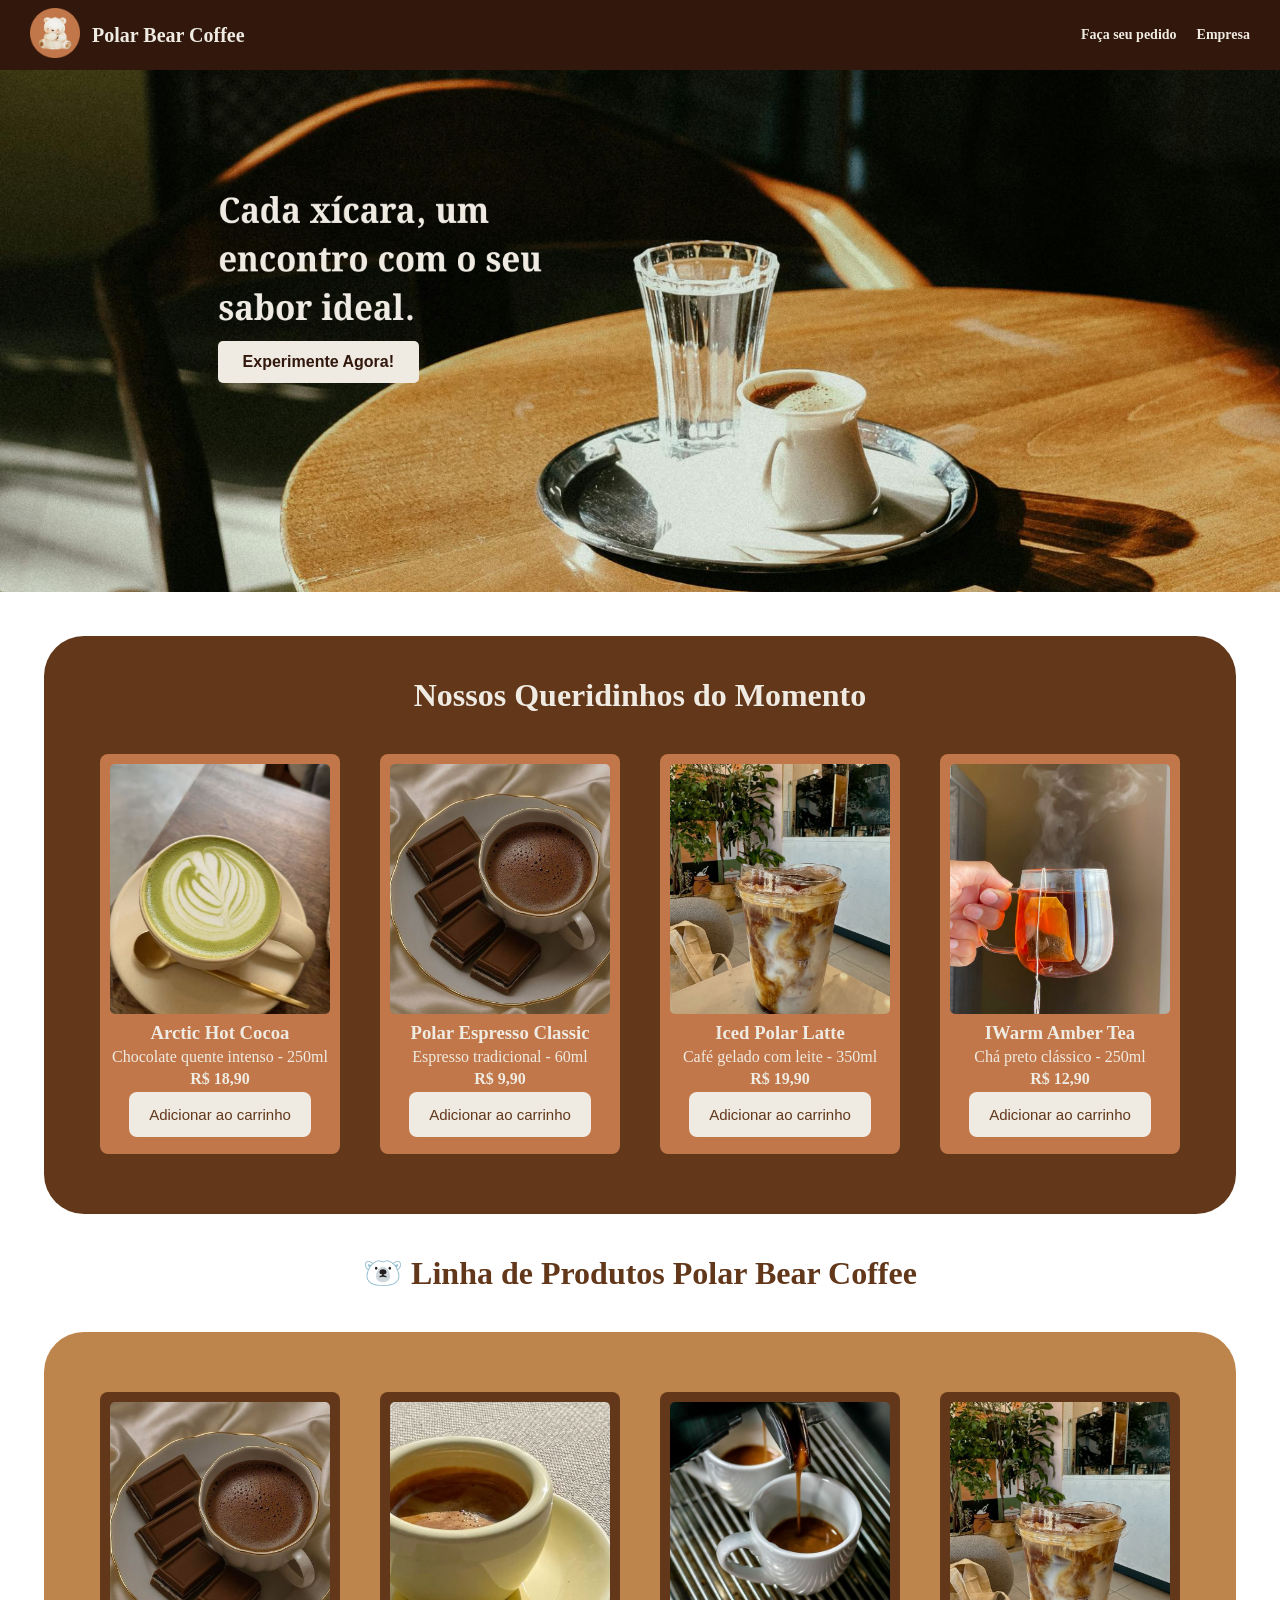
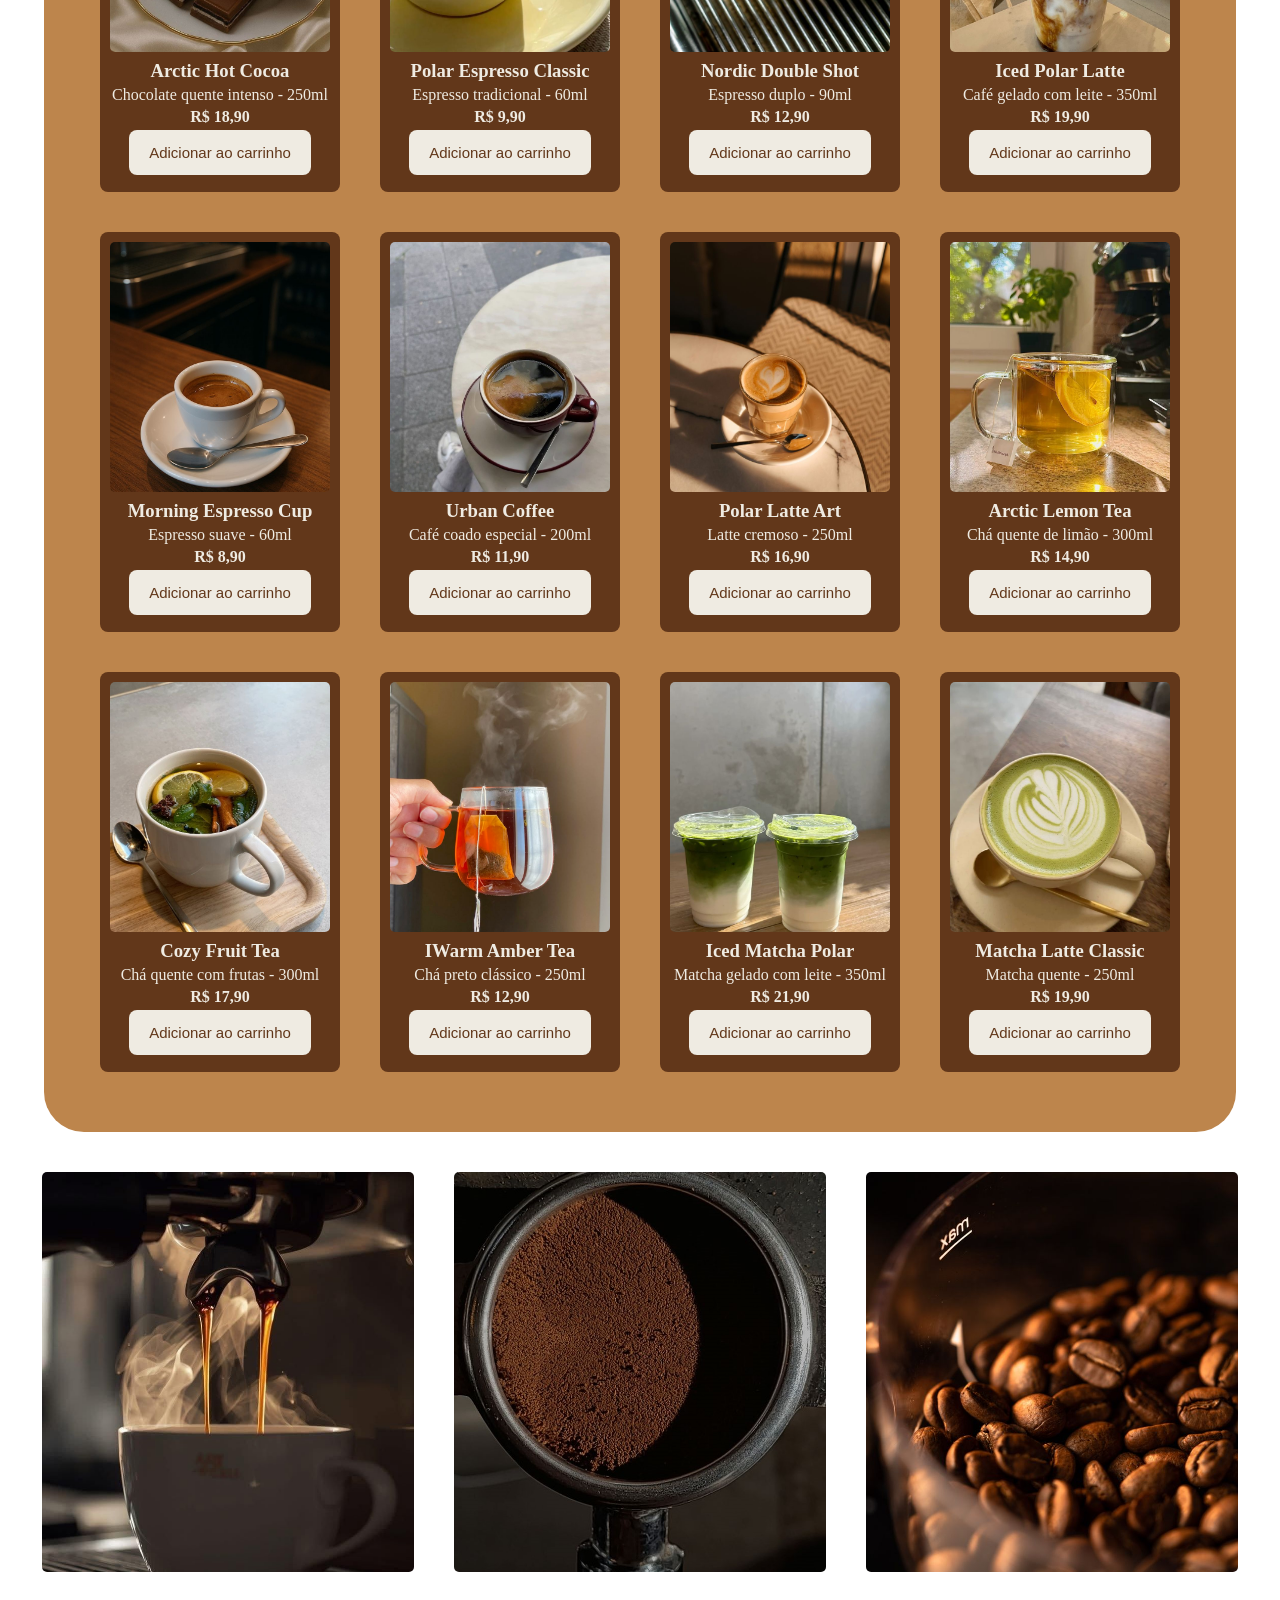
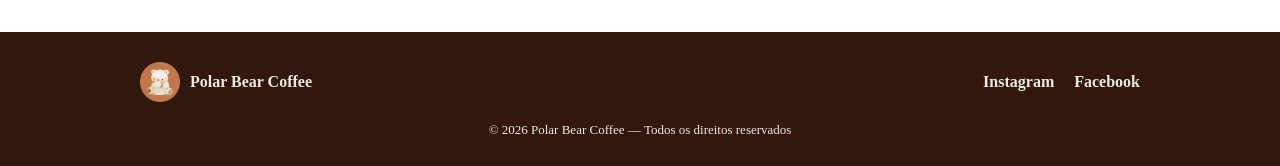
<file: index.html>
<!DOCTYPE html>
<html lang="pt-br">
<head>
    <meta charset="UTF-8">
    <meta name="viewport" content="width=device-width, initial-scale=1.0">
    <link rel="stylesheet" href="css/style.css">
    <title>🐻‍❄️ Polar Bear Coffee</title>
</head>

<body>
    <!--Cabeçalho-->
    <div class="header">
        <div class="logo">
            <a href="index.html">
               <img src="img/logo.png" alt="Logo Polar Bear Coffee"> 
            </a>
            <h1>Polar Bear Coffee</h1>
        </div>

        <nav class="menu">
            <a href="contatos.html">Faça seu pedido</a>
            <a href="empresa.html">Empresa</a>
        </nav>
    </div>
    <!--Panner de Promoções-->
    <div class="panner">
        <img src="img/panner1.png" alt="Promoção Polar Bear Coffee">
        <button class="botao-sobreposto">Experimente Agora!</button>
    </div>

    <!--Destaques de Produtos-->
    <div class="destaque-box">
        <h1>Nossos Queridinhos do Momento</h1>
        <div class="destaques">
            <div class="card">
                <img src="img/matcha_xicara.jpg" alt="img">
                <h3>Arctic Hot Cocoa</h3>
                <p>Chocolate quente intenso - 250ml</p>
                <h4>R$ 18,90</h4>
                <input name="produto" type="button" class="produtos" value="Adicionar ao carrinho">
            </div>
            <div class="card">
                <img src="img/cafe_chocolate.jpg" alt="img">
                <h3>Polar Espresso Classic</h3>
                <p>Espresso tradicional - 60ml</p>
                <h4>R$ 9,90</h4>
                <input name="produto" type="button" class="produtos" value="Adicionar ao carrinho">
            </div>
            <div class="card">
                <img src="img/cafe_gelado.jpg" alt="img">
                <h3>Iced Polar Latte</h3>
                <p>Café gelado com leite - 350ml</p>
                <h4>R$ 19,90</h4>
                <input name="produto" type="button" class="produtos" value="Adicionar ao carrinho">
            </div>
            <div class="card">
                <img src="img/cha_morango.jpg" alt="img">
                <h3>IWarm Amber Tea</h3>
                <p>Chá preto clássico - 250ml</p>
                <h4>R$ 12,90</h4>
                <input name="produto" type="button" class="produtos" value="Adicionar ao carrinho">
            </div>
        </div>
    </div>

    <h1>🐻‍❄️ Linha de Produtos Polar Bear Coffee</h1>

    <!--Produtos Vendidos-->
    <div class="produtos-box">
        <div class="content">
            <div class="cardp">
                <img src="img/cafe_chocolate.jpg" alt="img">
                <h3>Arctic Hot Cocoa</h3>
                <p>Chocolate quente intenso - 250ml</p>
                <h4>R$ 18,90</h4>
                <input name="produto" type="button" class="produtos" value="Adicionar ao carrinho">
            </div>
            <div class="cardp">
                <img src="img/cafe_dia.jpg" alt="img">
                <h3>Polar Espresso Classic</h3>
                <p>Espresso tradicional - 60ml</p>
                <h4>R$ 9,90</h4>
                <input name="produto" type="button" class="produtos" value="Adicionar ao carrinho">
            </div>
            <div class="cardp">
                <img src="img/cafe_forte.jpg" alt="img">
                <h3>Nordic Double Shot</h3>
                <p>Espresso duplo - 90ml</p>
                <h4>R$ 12,90</h4>
                <input name="produto" type="button" class="produtos" value="Adicionar ao carrinho">
            </div>
            <div class="cardp">
                <img src="img/cafe_gelado.jpg" alt="img">
                <h3>Iced Polar Latte</h3>
                <p>Café gelado com leite - 350ml</p>
                <h4>R$ 19,90</h4>
                <input name="produto" type="button" class="produtos" value="Adicionar ao carrinho">
            </div>
        </div>
        <div class="content">
            <div class="cardp">
                <img src="img/cafe_medio.jpg" alt="img">
                <h3>Morning Espresso Cup</h3>
                <p>Espresso suave - 60ml</p>
                <h4>R$ 8,90</h4>
                <input name="produto" type="button" class="produtos" value="Adicionar ao carrinho">
            </div>
            <div class="cardp">
                <img src="img/cafe_puro.jpg" alt="img">
                <h3>Urban Coffee</h3>
                <p>Café coado especial - 200ml</p>
                <h4>R$ 11,90</h4>
                <input name="produto" type="button" class="produtos" value="Adicionar ao carrinho">
            </div>
            <div class="cardp">
                <img src="img/cafe_shot.jpg" alt="img">
                <h3>Polar Latte Art</h3>
                <p>Latte cremoso - 250ml</p>
                <h4>R$ 16,90</h4>
                <input name="produto" type="button" class="produtos" value="Adicionar ao carrinho">
            </div>
            <div class="cardp">
                <img src="img/cha_laranja.jpg" alt="img">
                <h3>Arctic Lemon Tea</h3>
                <p>Chá quente de limão - 300ml</p>
                <h4>R$ 14,90</h4>
                <input name="produto" type="button" class="produtos" value="Adicionar ao carrinho">
            </div>
        </div>
        <div class="content">
            <div class="cardp">
                <img src="img/cha_limao_canela.jpg" alt="img">
                <h3>Cozy Fruit Tea</h3>
                <p>Chá quente com frutas - 300ml</p>
                <h4>R$ 17,90</h4>
                <input name="produto" type="button" class="produtos" value="Adicionar ao carrinho">
            </div>
            <div class="cardp">
                <img src="img/cha_morango.jpg" alt="img">
                <h3>IWarm Amber Tea</h3>
                <p>Chá preto clássico - 250ml</p>
                <h4>R$ 12,90</h4>
                <input name="produto" type="button" class="produtos" value="Adicionar ao carrinho">
            </div>
            <div class="cardp">
                <img src="img/matcha_copo.jpg" alt="img">
                <h3>Iced Matcha Polar</h3>
                <p>Matcha gelado com leite - 350ml</p>
                <h4>R$ 21,90</h4>
                <input name="produto" type="button" class="produtos" value="Adicionar ao carrinho">
            </div>
            <div class="cardp">
                <img src="img/matcha_xicara.jpg" alt="img">
                <h3>Matcha Latte Classic</h3>
                <p>Matcha quente - 250ml</p>
                <h4>R$ 19,90</h4>
                <input name="produto" type="button" class="produtos" value="Adicionar ao carrinho">
            </div>
        </div>
    </div>
    
    <!--Cafés-->
    <div class="cafeteria">
        <img src="img/cafeteria1.jpg" alt="img">
        <img src="img/cafeteria2.jpg" alt="img">
        <img src="img/cafeteria3.jpg" alt="img">
    </div>

    <!--Rodapé-->
    <footer class="footer">
        <div class="footer-content">
            <a href="index.html" class="footer-logo">
                <img src="img/logo.png" alt="Polar Bear Coffee">
                <span>Polar Bear Coffee</span>
            </a>

            <div class="footer-redes">
                <a href="https://www.instagram.com" target="_blank">
                    Instagram
                </a>
                <a href="https://www.facebook.com" target="_blank">
                    Facebook
                </a>
            </div>
        </div>
        <p class="footer-copy">
            © 2026 Polar Bear Coffee — Todos os direitos reservados
        </p>
    </footer>
 
</body>

</html>
</file>
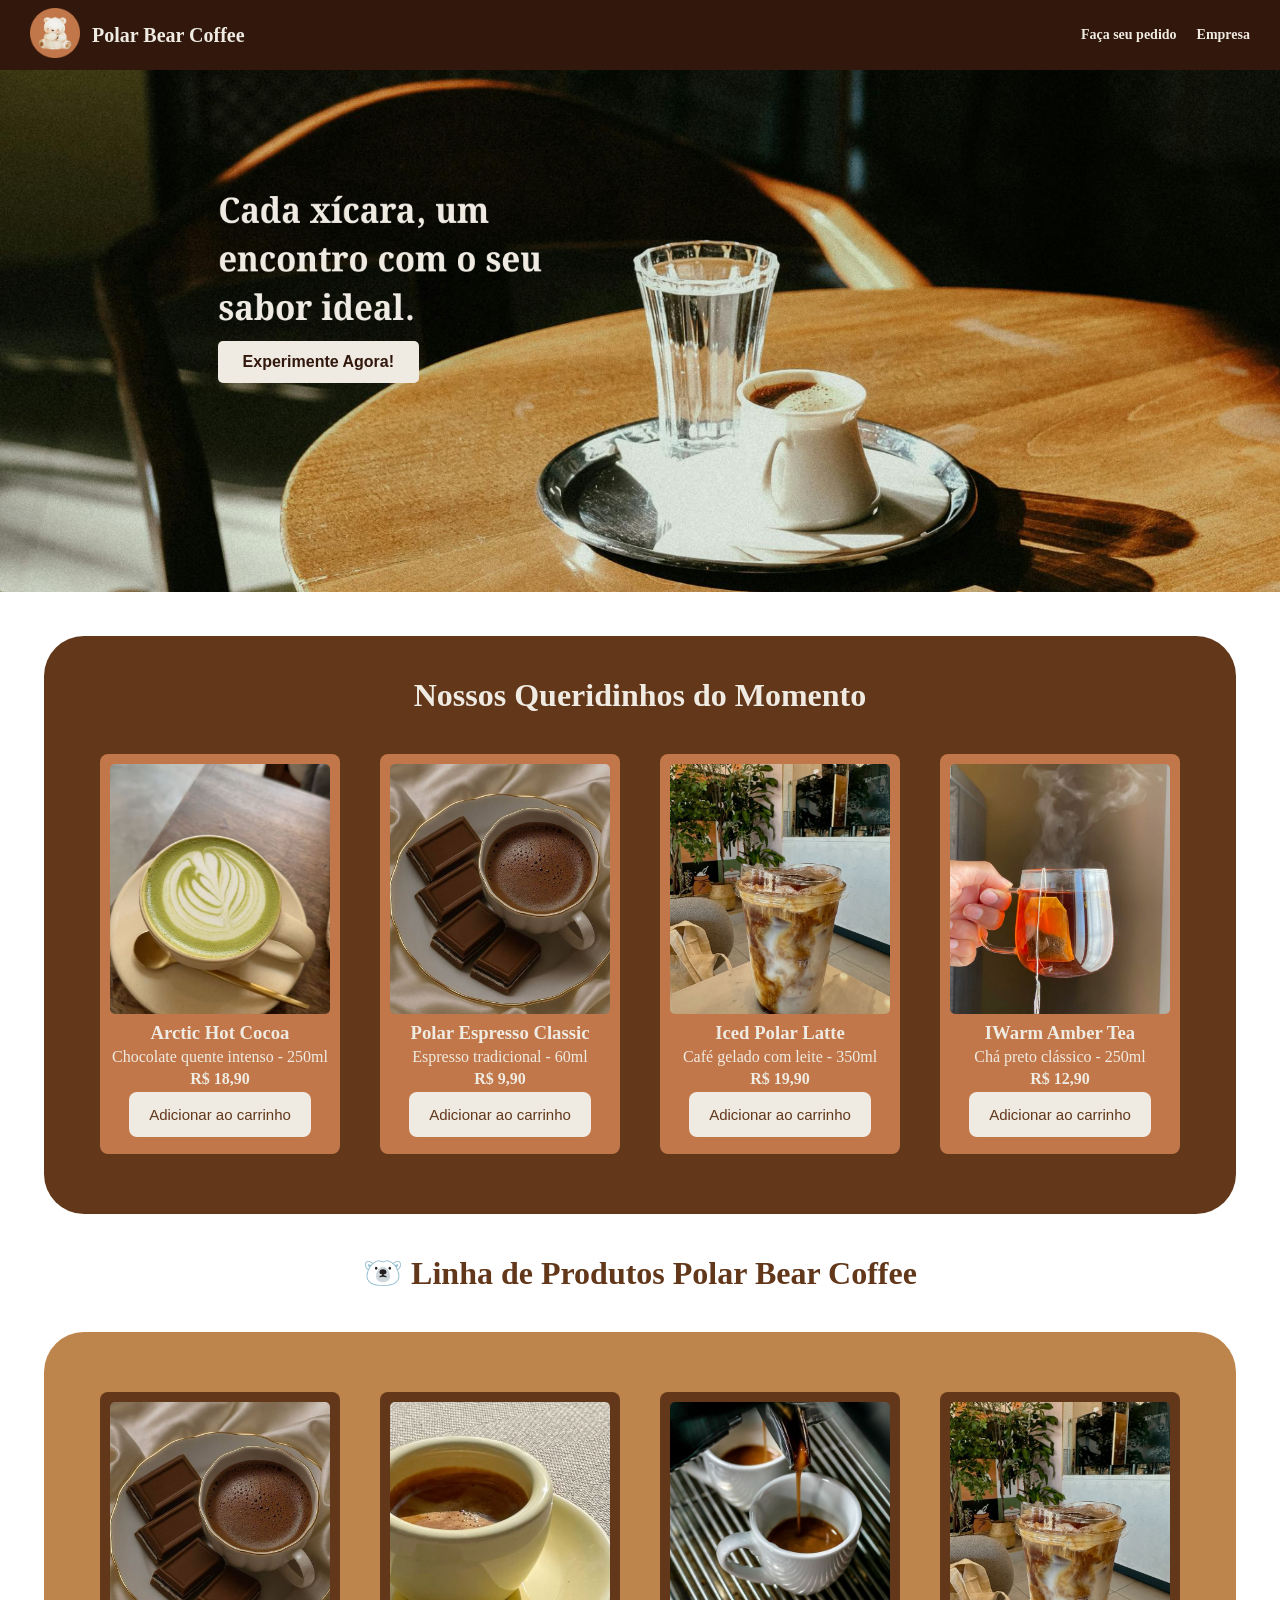
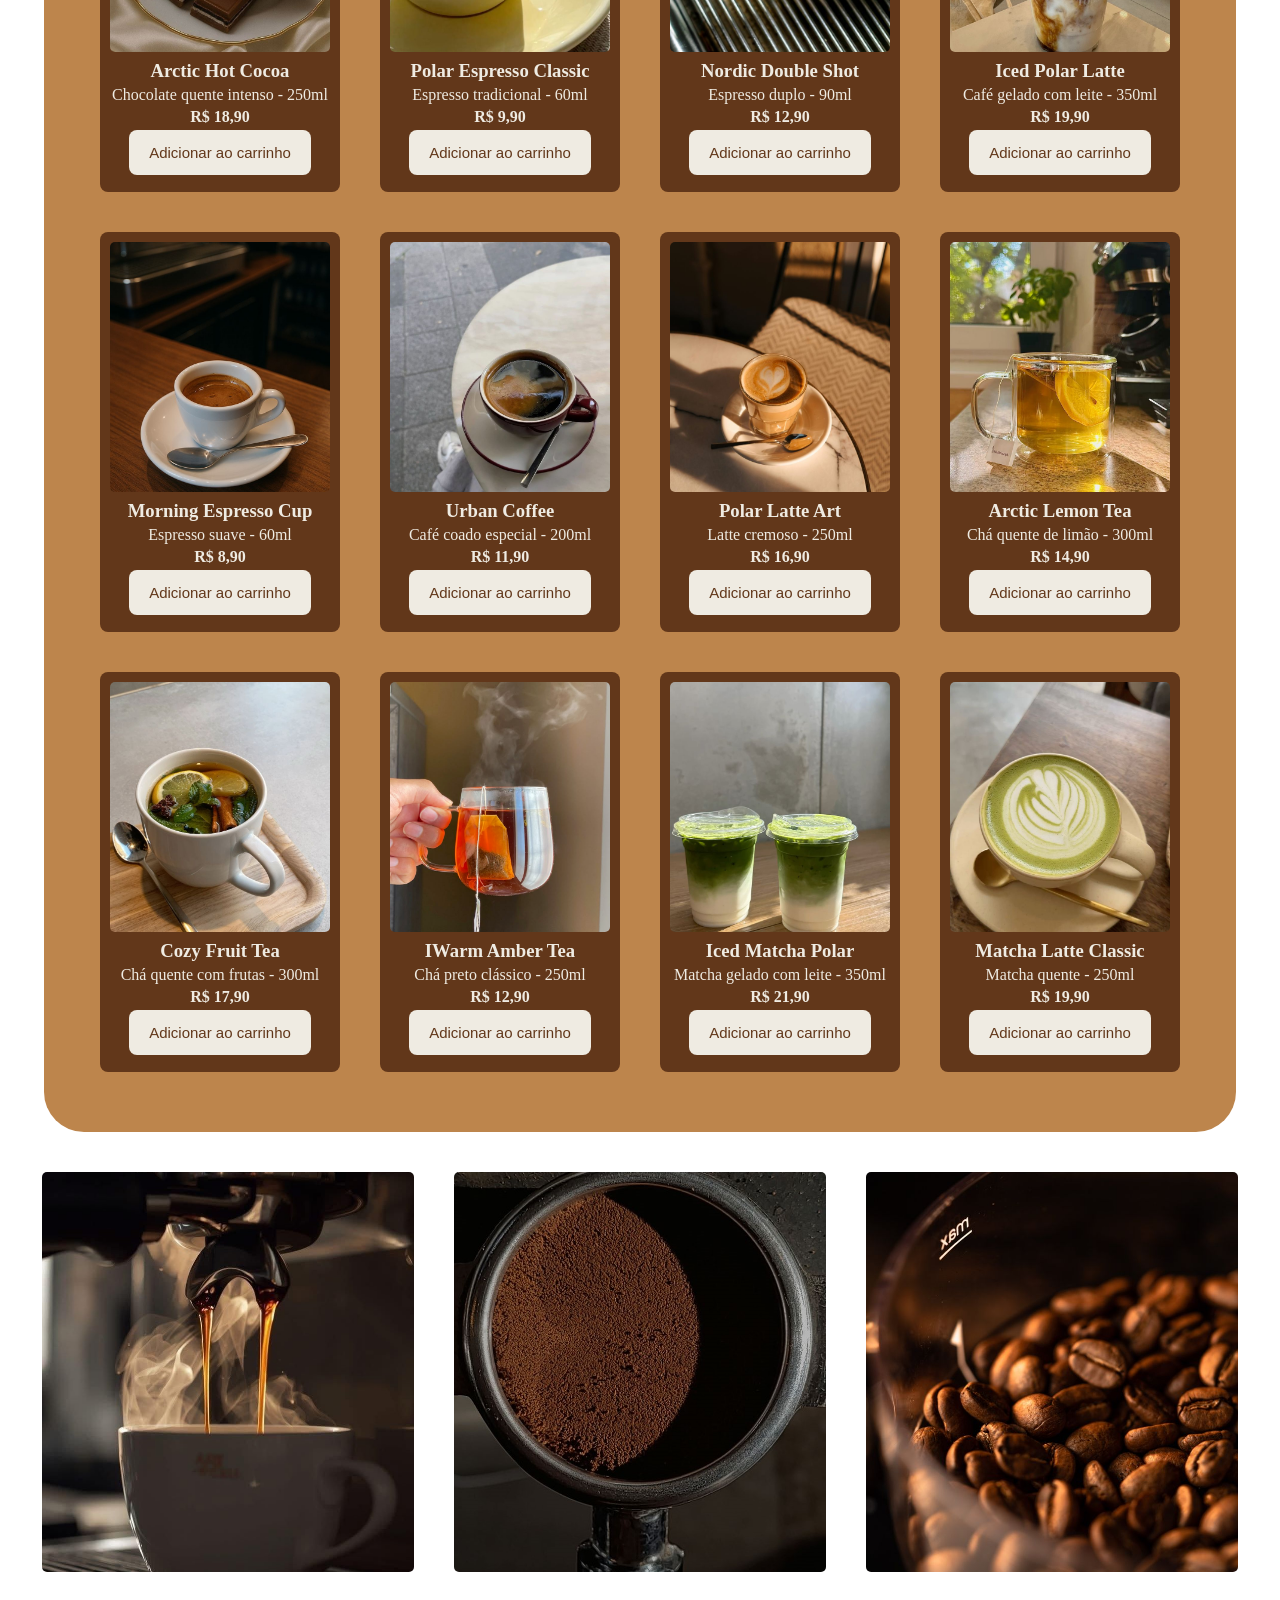
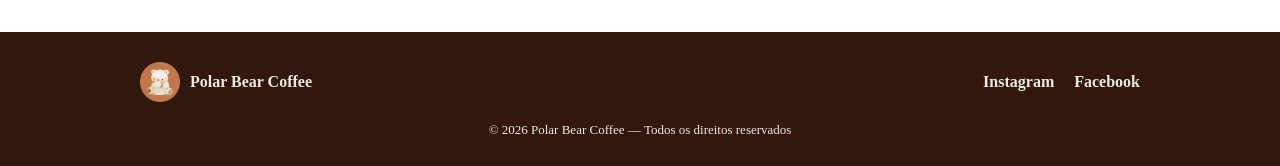
<file: html/index.html>
<!DOCTYPE html>
<html lang="pt-br">
<head>
    <meta charset="UTF-8">
    <meta name="viewport" content="width=device-width, initial-scale=1.0">
    <link rel="stylesheet" href="../css/style.css">
    <title>🐻‍❄️ Polar Bear Coffee</title>
</head>

<body>
    <!--Cabeçalho-->
    <div class="header">
        <div class="logo">
            <a href="../html/index.html">
               <img src="../img/logo.png" alt="Logo Polar Bear Coffee"> 
            </a>
            <h1>Polar Bear Coffee</h1>
        </div>

        <nav class="menu">
            <a href="../html/contatos.html">Faça seu pedido</a>
            <a href="../html/empresa.html">Empresa</a>
        </nav>
    </div>
    <!--Panner de Promoções-->
    <div class="panner">
        <img src="../img/panner1.png" alt="Promoção Polar Bear Coffee">
        <button class="botao-sobreposto">Experimente Agora!</button>
    </div>

    <!--Destaques de Produtos-->
    <div class="destaque-box">
        <h1>Nossos Queridinhos do Momento</h1>
        <div class="destaques">
            <div class="card">
                <img src="../img/matcha_xicara.jpg" alt="img">
                <h3>Arctic Hot Cocoa</h3>
                <p>Chocolate quente intenso - 250ml</p>
                <h4>R$ 18,90</h4>
                <input name="produto" type="button" class="produtos" value="Adicionar ao carrinho">
            </div>
            <div class="card">
                <img src="../img/cafe_chocolate.jpg" alt="img">
                <h3>Polar Espresso Classic</h3>
                <p>Espresso tradicional - 60ml</p>
                <h4>R$ 9,90</h4>
                <input name="produto" type="button" class="produtos" value="Adicionar ao carrinho">
            </div>
            <div class="card">
                <img src="../img/cafe_gelado.jpg" alt="img">
                <h3>Iced Polar Latte</h3>
                <p>Café gelado com leite - 350ml</p>
                <h4>R$ 19,90</h4>
                <input name="produto" type="button" class="produtos" value="Adicionar ao carrinho">
            </div>
            <div class="card">
                <img src="../img/cha_morango.jpg" alt="img">
                <h3>IWarm Amber Tea</h3>
                <p>Chá preto clássico - 250ml</p>
                <h4>R$ 12,90</h4>
                <input name="produto" type="button" class="produtos" value="Adicionar ao carrinho">
            </div>
        </div>
    </div>

    <h1>🐻‍❄️ Linha de Produtos Polar Bear Coffee</h1>

    <!--Produtos Vendidos-->
    <div class="produtos-box">
        <div class="content">
            <div class="cardp">
                <img src="../img/cafe_chocolate.jpg" alt="img">
                <h3>Arctic Hot Cocoa</h3>
                <p>Chocolate quente intenso - 250ml</p>
                <h4>R$ 18,90</h4>
                <input name="produto" type="button" class="produtos" value="Adicionar ao carrinho">
            </div>
            <div class="cardp">
                <img src="../img/cafe_dia.jpg" alt="img">
                <h3>Polar Espresso Classic</h3>
                <p>Espresso tradicional - 60ml</p>
                <h4>R$ 9,90</h4>
                <input name="produto" type="button" class="produtos" value="Adicionar ao carrinho">
            </div>
            <div class="cardp">
                <img src="../img/cafe_forte.jpg" alt="img">
                <h3>Nordic Double Shot</h3>
                <p>Espresso duplo - 90ml</p>
                <h4>R$ 12,90</h4>
                <input name="produto" type="button" class="produtos" value="Adicionar ao carrinho">
            </div>
            <div class="cardp">
                <img src="../img/cafe_gelado.jpg" alt="img">
                <h3>Iced Polar Latte</h3>
                <p>Café gelado com leite - 350ml</p>
                <h4>R$ 19,90</h4>
                <input name="produto" type="button" class="produtos" value="Adicionar ao carrinho">
            </div>
        </div>
        <div class="content">
            <div class="cardp">
                <img src="../img/cafe_medio.jpg" alt="img">
                <h3>Morning Espresso Cup</h3>
                <p>Espresso suave - 60ml</p>
                <h4>R$ 8,90</h4>
                <input name="produto" type="button" class="produtos" value="Adicionar ao carrinho">
            </div>
            <div class="cardp">
                <img src="../img/cafe_puro.jpg" alt="img">
                <h3>Urban Coffee</h3>
                <p>Café coado especial - 200ml</p>
                <h4>R$ 11,90</h4>
                <input name="produto" type="button" class="produtos" value="Adicionar ao carrinho">
            </div>
            <div class="cardp">
                <img src="../img/cafe_shot.jpg" alt="img">
                <h3>Polar Latte Art</h3>
                <p>Latte cremoso - 250ml</p>
                <h4>R$ 16,90</h4>
                <input name="produto" type="button" class="produtos" value="Adicionar ao carrinho">
            </div>
            <div class="cardp">
                <img src="../img/cha_laranja.jpg" alt="img">
                <h3>Arctic Lemon Tea</h3>
                <p>Chá quente de limão - 300ml</p>
                <h4>R$ 14,90</h4>
                <input name="produto" type="button" class="produtos" value="Adicionar ao carrinho">
            </div>
        </div>
        <div class="content">
            <div class="cardp">
                <img src="../img/cha_limao_canela.jpg" alt="img">
                <h3>Cozy Fruit Tea</h3>
                <p>Chá quente com frutas - 300ml</p>
                <h4>R$ 17,90</h4>
                <input name="produto" type="button" class="produtos" value="Adicionar ao carrinho">
            </div>
            <div class="cardp">
                <img src="../img/cha_morango.jpg" alt="img">
                <h3>IWarm Amber Tea</h3>
                <p>Chá preto clássico - 250ml</p>
                <h4>R$ 12,90</h4>
                <input name="produto" type="button" class="produtos" value="Adicionar ao carrinho">
            </div>
            <div class="cardp">
                <img src="../img/matcha_copo.jpg" alt="img">
                <h3>Iced Matcha Polar</h3>
                <p>Matcha gelado com leite - 350ml</p>
                <h4>R$ 21,90</h4>
                <input name="produto" type="button" class="produtos" value="Adicionar ao carrinho">
            </div>
            <div class="cardp">
                <img src="../img/matcha_xicara.jpg" alt="img">
                <h3>Matcha Latte Classic</h3>
                <p>Matcha quente - 250ml</p>
                <h4>R$ 19,90</h4>
                <input name="produto" type="button" class="produtos" value="Adicionar ao carrinho">
            </div>
        </div>
    </div>
    
    <!--Cafés-->
    <div class="cafeteria">
        <img src="../img/cafeteria1.jpg" alt="img">
        <img src="../img/cafeteria2.jpg" alt="img">
        <img src="../img/cafeteria3.jpg" alt="img">
    </div>

    <!--Rodapé-->
    <footer class="footer">
        <div class="footer-content">
            <a href="../html/index.html" class="footer-logo">
                <img src="../img/logo.png" alt="Polar Bear Coffee">
                <span>Polar Bear Coffee</span>
            </a>

            <div class="footer-redes">
                <a href="https://www.instagram.com" target="_blank">
                    Instagram
                </a>
                <a href="https://www.facebook.com" target="_blank">
                    Facebook
                </a>
            </div>
        </div>
        <p class="footer-copy">
            © 2026 Polar Bear Coffee — Todos os direitos reservados
        </p>
    </footer>
 
</body>

</html>
</file>
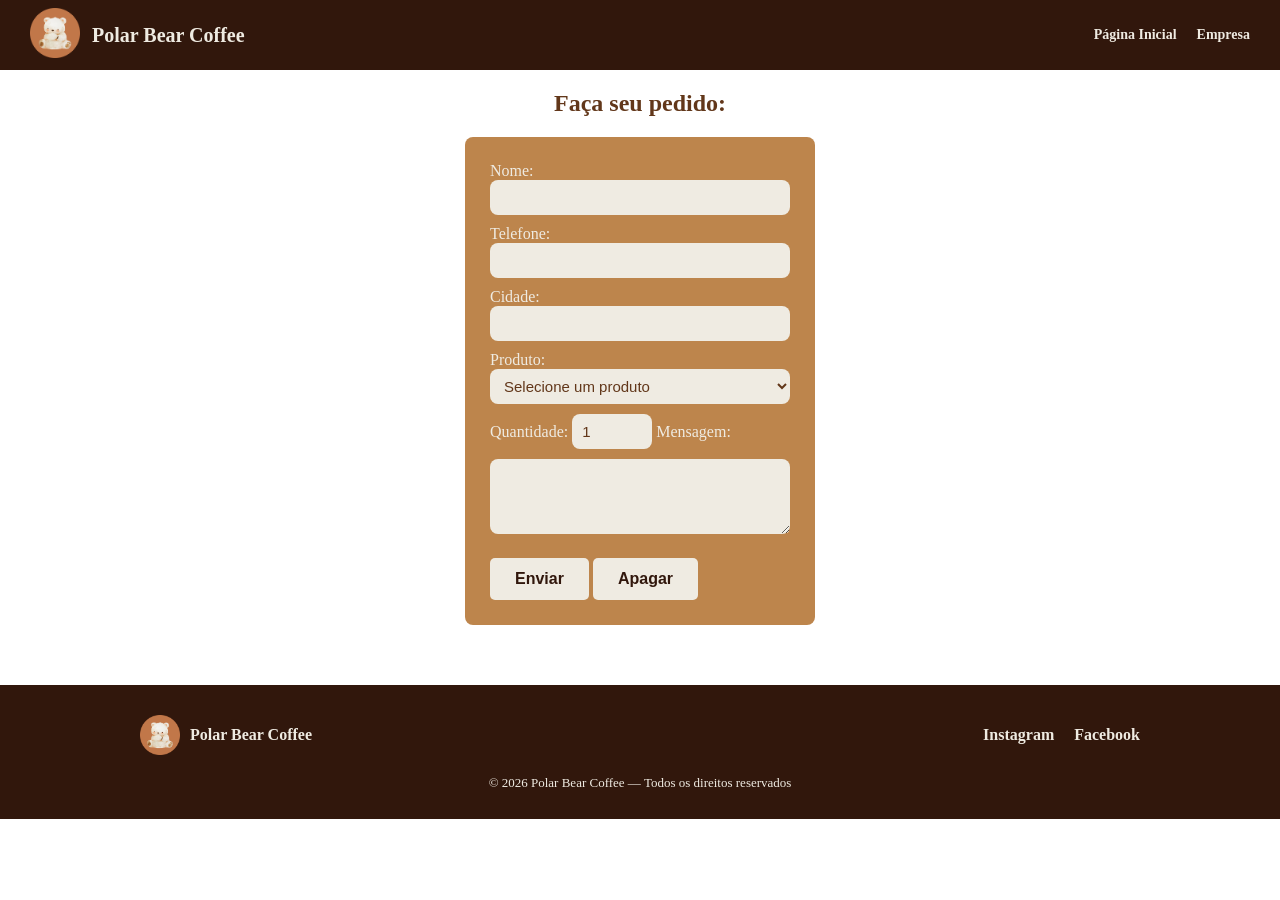
<file: contatos.html>
<!DOCTYPE html>
<html lang="pt-br">
<head>
    <meta charset="UTF-8">
    <meta name="viewport" content="width=device-width, initial-scale=1.0">
    <title>🐻‍❄️ Polar Bear Coffee</title>
    <link rel="stylesheet" href="css/style.css">
</head>
<body>
    <!--Cabeçalho-->
    <div class="header">
        <div class="logo">
            <a href="index.html">
               <img src="img/logo.png" alt="Logo Polar Bear Coffee"> 
            </a>
            <h1>Polar Bear Coffee</h1>
        </div>

        <nav class="menu">
            <a href="index.html">Página Inicial</a>
            <a href="empresa.html">Empresa</a>
        </nav>
    </div>
    <h2>Faça seu pedido:</h2>

    <form action="#" method="post" class="form-pedido">

        <label for="nome">Nome:</label>
        <input type="text" id="nome" name="nome" required>

        <label for="telefone">Telefone:</label>
        <input type="tel" id="telefone" name="telefone" required>

        <label for="cidade">Cidade:</label>
        <input type="text" id="cidade" name="cidade">

        <label for="produto">Produto:</label>
        <select id="produto" name="produto" required>
            <option value="">Selecione um produto</option>
            <option value="produto1">Arctic Hot Cocoa</option>
            <option value="produto2">Polar Espresso Classic</option>
            <option value="produto3">Iced Polar Latte</option>
            <option value="produto4">IWarm Amber Tea</option>
        </select>



        <label for="quantidade">Quantidade:</label>
        <input type="number" id="quantidade" name="quantidade" min="1" value="1" required>



        <label for="mensagem">Mensagem:</label>
        <textarea id="mensagem" name="mensagem" rows="4"></textarea>



        <div class="botoes">
            <input type="submit" value="Enviar" id="enviar">
            <input type="reset" value="Apagar" id="apagar">
        </div>

    </form>

    <!--Rodapé-->
    <footer class="footer">
        <div class="footer-content">
            <a href="index.html" class="footer-logo">
                <img src="img/logo.png" alt="Polar Bear Coffee">
                <span>Polar Bear Coffee</span>
            </a>

            <div class="footer-redes">
                <a href="https://www.instagram.com" target="_blank">
                    Instagram
                </a>
                <a href="https://www.facebook.com" target="_blank">
                    Facebook
                </a>
            </div>
        </div>
        <p class="footer-copy">
            © 2026 Polar Bear Coffee — Todos os direitos reservados
        </p>
    </footer>
</body>
</html>
</file>
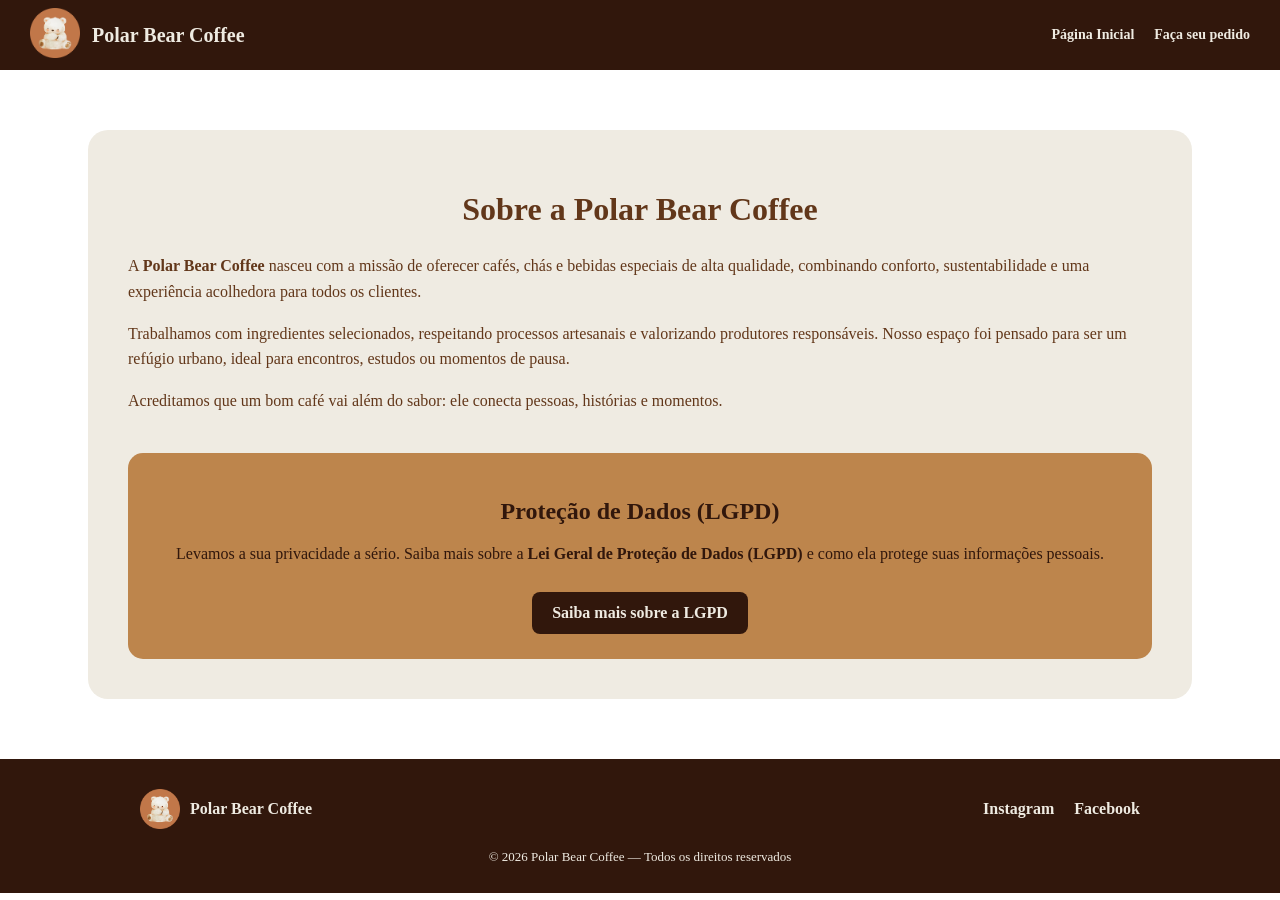
<file: empresa.html>
<!DOCTYPE html>
<html lang="pt-br">
<head>
    <meta charset="UTF-8">
    <meta name="viewport" content="width=device-width, initial-scale=1.0">
    <title>🐻‍❄️ Polar Bear Coffee</title>
    <link rel="stylesheet" href="css/style.css">
</head>
<body>
    <!--Cabeçalho-->
    <div class="header">
        <div class="logo">
            <a href="index.html">
               <img src="img/logo.png" alt="Logo Polar Bear Coffee"> 
            </a>
            <h1>Polar Bear Coffee</h1>
        </div>

        <nav class="menu">
            <a href="index.html">Página Inicial</a>
            <a href="contatos.html">Faça seu pedido</a>
        </nav>
    </div>
        <!-- Conteúdo Empresa -->
    <div class="empresa-page">
        <h1>Sobre a Polar Bear Coffee</h1>

        <p>
            A <strong>Polar Bear Coffee</strong> nasceu com a missão de oferecer cafés,
            chás e bebidas especiais de alta qualidade, combinando conforto,
            sustentabilidade e uma experiência acolhedora para todos os clientes.
        </p>

        <p>
            Trabalhamos com ingredientes selecionados, respeitando processos
            artesanais e valorizando produtores responsáveis. Nosso espaço foi
            pensado para ser um refúgio urbano, ideal para encontros, estudos
            ou momentos de pausa.
        </p>

        <p>
            Acreditamos que um bom café vai além do sabor: ele conecta pessoas,
            histórias e momentos.
        </p>

        <!-- LGPD em destaque -->
        <div class="lgpd-destaque">
            <h2>Proteção de Dados (LGPD)</h2>
            <p>
                Levamos a sua privacidade a sério. Saiba mais sobre a
                <strong>Lei Geral de Proteção de Dados (LGPD)</strong> e como ela protege
                suas informações pessoais.
            </p>

            <a href="https://www.gov.br/esporte/pt-br/acesso-a-informacao/lgpd"
               target="_blank">
                Saiba mais sobre a LGPD
            </a>
        </div>
    </div>

    <!--Rodapé-->
    <footer class="footer">
        <div class="footer-content">
            <a href="index.html" class="footer-logo">
                <img src="img/logo.png" alt="Polar Bear Coffee">
                <span>Polar Bear Coffee</span>
            </a>

            <div class="footer-redes">
                <a href="https://www.instagram.com" target="_blank">
                    Instagram
                </a>
                <a href="https://www.facebook.com" target="_blank">
                    Facebook
                </a>
            </div>
        </div>
        <p class="footer-copy">
            © 2026 Polar Bear Coffee — Todos os direitos reservados
        </p>
    </footer>

</body>
</html>
</file>
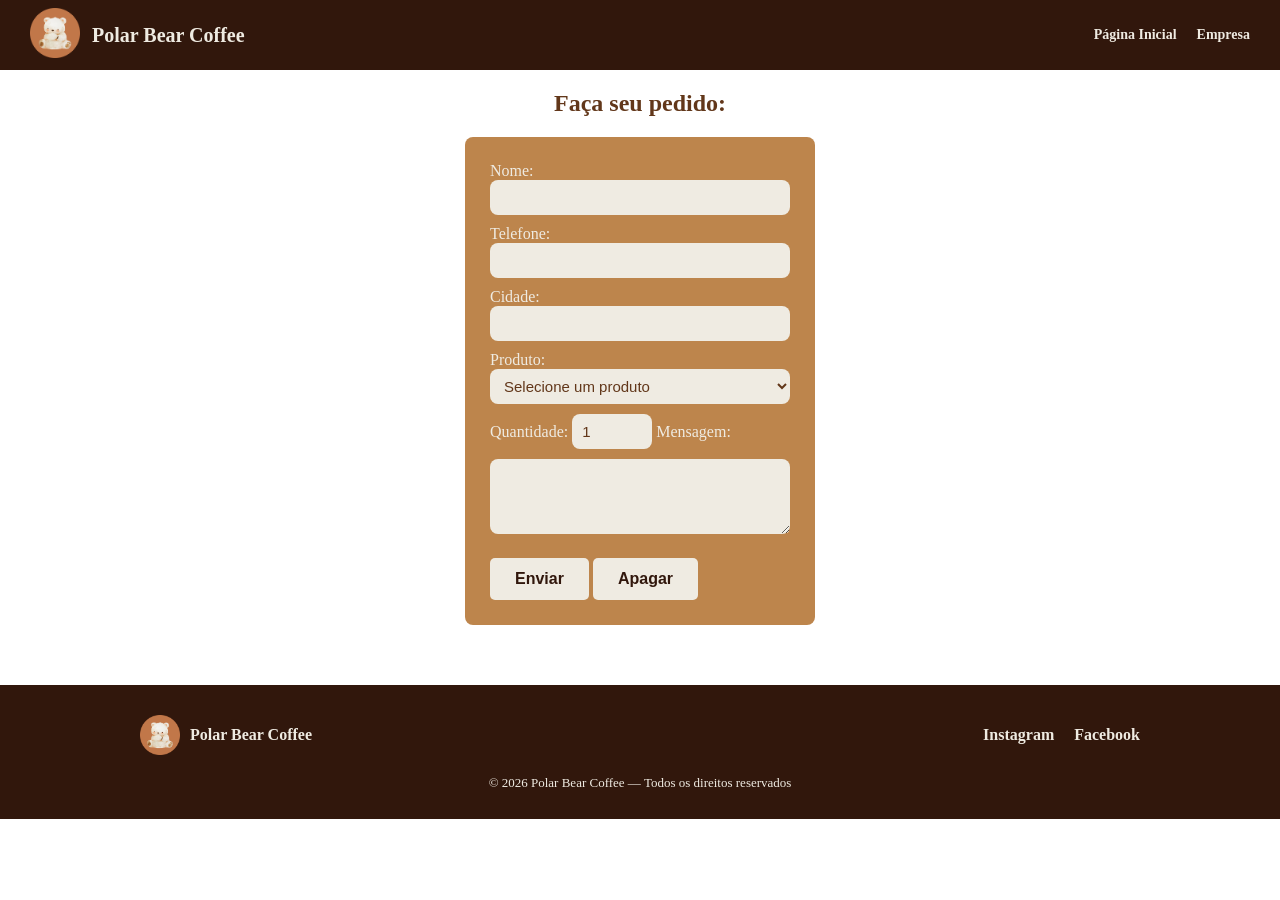
<file: html/contatos.html>
<!DOCTYPE html>
<html lang="pt-br">
<head>
    <meta charset="UTF-8">
    <meta name="viewport" content="width=device-width, initial-scale=1.0">
    <title>🐻‍❄️ Polar Bear Coffee</title>
    <link rel="stylesheet" href="../css/style.css">
</head>
<body>
    <!--Cabeçalho-->
    <div class="header">
        <div class="logo">
            <a href="../html/index.html">
               <img src="../img/logo.png" alt="Logo Polar Bear Coffee"> 
            </a>
            <h1>Polar Bear Coffee</h1>
        </div>

        <nav class="menu">
            <a href="../html/index.html">Página Inicial</a>
            <a href="../html/empresa.html">Empresa</a>
        </nav>
    </div>
    <h2>Faça seu pedido:</h2>

    <form action="#" method="post" class="form-pedido">

        <label for="nome">Nome:</label>
        <input type="text" id="nome" name="nome" required>

        <label for="telefone">Telefone:</label>
        <input type="tel" id="telefone" name="telefone" required>

        <label for="cidade">Cidade:</label>
        <input type="text" id="cidade" name="cidade">

        <label for="produto">Produto:</label>
        <select id="produto" name="produto" required>
            <option value="">Selecione um produto</option>
            <option value="produto1">Arctic Hot Cocoa</option>
            <option value="produto2">Polar Espresso Classic</option>
            <option value="produto3">Iced Polar Latte</option>
            <option value="produto4">IWarm Amber Tea</option>
        </select>



        <label for="quantidade">Quantidade:</label>
        <input type="number" id="quantidade" name="quantidade" min="1" value="1" required>



        <label for="mensagem">Mensagem:</label>
        <textarea id="mensagem" name="mensagem" rows="4"></textarea>



        <div class="botoes">
            <input type="submit" value="Enviar" id="enviar">
            <input type="reset" value="Apagar" id="apagar">
        </div>

    </form>

    <!--Rodapé-->
    <footer class="footer">
        <div class="footer-content">
            <a href="../html/index.html" class="footer-logo">
                <img src="../img/logo.png" alt="Polar Bear Coffee">
                <span>Polar Bear Coffee</span>
            </a>

            <div class="footer-redes">
                <a href="https://www.instagram.com" target="_blank">
                    Instagram
                </a>
                <a href="https://www.facebook.com" target="_blank">
                    Facebook
                </a>
            </div>
        </div>
        <p class="footer-copy">
            © 2026 Polar Bear Coffee — Todos os direitos reservados
        </p>
    </footer>
</body>
</html>
</file>
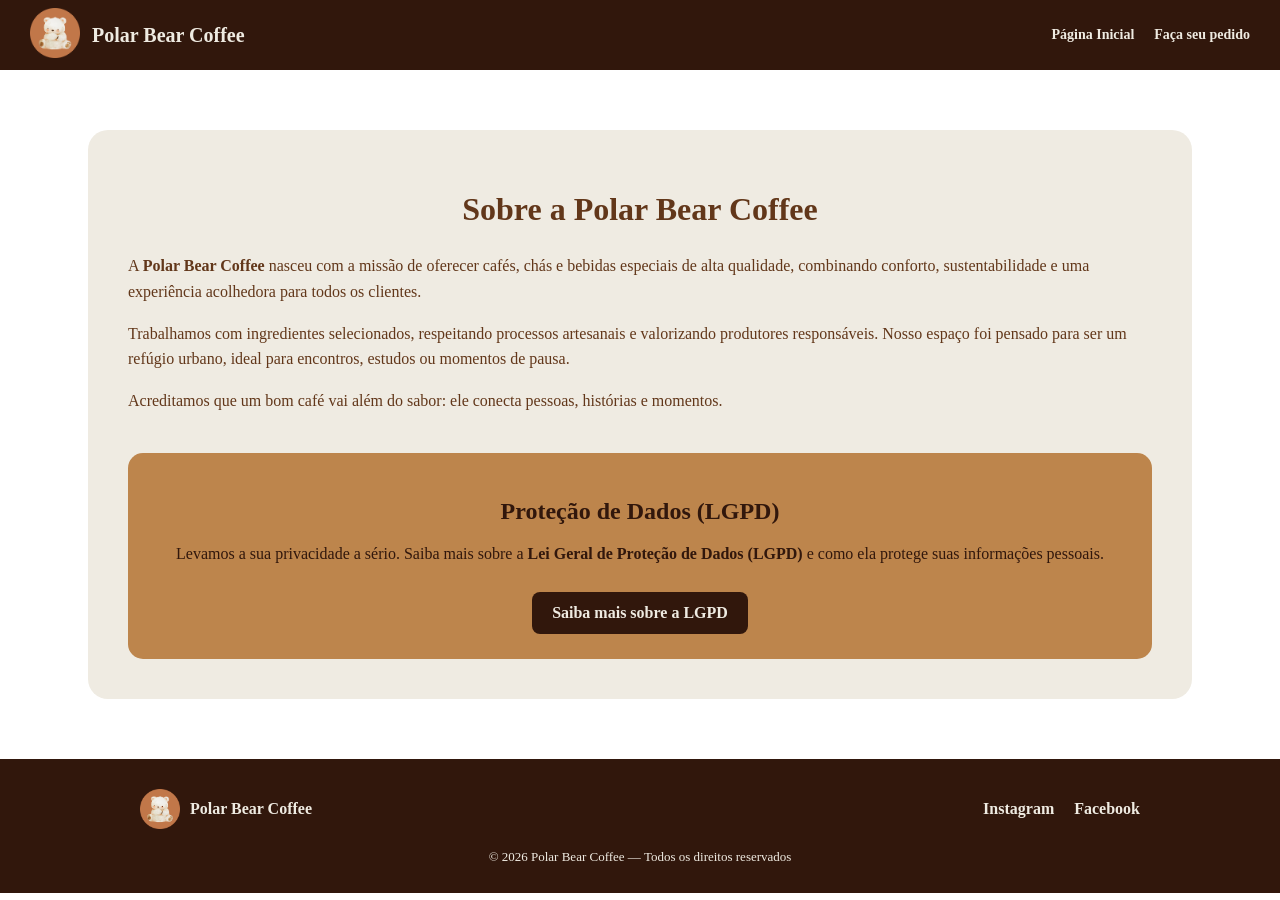
<file: html/empresa.html>
<!DOCTYPE html>
<html lang="pt-br">
<head>
    <meta charset="UTF-8">
    <meta name="viewport" content="width=device-width, initial-scale=1.0">
    <title>🐻‍❄️ Polar Bear Coffee</title>
    <link rel="stylesheet" href="../css/style.css">
</head>
<body>
    <!--Cabeçalho-->
    <div class="header">
        <div class="logo">
            <a href="../html/index.html">
               <img src="../img/logo.png" alt="Logo Polar Bear Coffee"> 
            </a>
            <h1>Polar Bear Coffee</h1>
        </div>

        <nav class="menu">
            <a href="../html/index.html">Página Inicial</a>
            <a href="../html/contatos.html">Faça seu pedido</a>
        </nav>
    </div>
        <!-- Conteúdo Empresa -->
    <div class="empresa-page">
        <h1>Sobre a Polar Bear Coffee</h1>

        <p>
            A <strong>Polar Bear Coffee</strong> nasceu com a missão de oferecer cafés,
            chás e bebidas especiais de alta qualidade, combinando conforto,
            sustentabilidade e uma experiência acolhedora para todos os clientes.
        </p>

        <p>
            Trabalhamos com ingredientes selecionados, respeitando processos
            artesanais e valorizando produtores responsáveis. Nosso espaço foi
            pensado para ser um refúgio urbano, ideal para encontros, estudos
            ou momentos de pausa.
        </p>

        <p>
            Acreditamos que um bom café vai além do sabor: ele conecta pessoas,
            histórias e momentos.
        </p>

        <!-- LGPD em destaque -->
        <div class="lgpd-destaque">
            <h2>Proteção de Dados (LGPD)</h2>
            <p>
                Levamos a sua privacidade a sério. Saiba mais sobre a
                <strong>Lei Geral de Proteção de Dados (LGPD)</strong> e como ela protege
                suas informações pessoais.
            </p>

            <a href="https://www.gov.br/esporte/pt-br/acesso-a-informacao/lgpd"
               target="_blank">
                Saiba mais sobre a LGPD
            </a>
        </div>
    </div>

    <!--Rodapé-->
    <footer class="footer">
        <div class="footer-content">
            <a href="../html/index.html" class="footer-logo">
                <img src="../img/logo.png" alt="Polar Bear Coffee">
                <span>Polar Bear Coffee</span>
            </a>

            <div class="footer-redes">
                <a href="https://www.instagram.com" target="_blank">
                    Instagram
                </a>
                <a href="https://www.facebook.com" target="_blank">
                    Facebook
                </a>
            </div>
        </div>
        <p class="footer-copy">
            © 2026 Polar Bear Coffee — Todos os direitos reservados
        </p>
    </footer>

</body>
</html>
</file>
<file: css/style.css>
body {
    text-align: center;
    color: #62371a;
    margin: 0;
    padding: 0;
    box-sizing: border-box;
}

/*Header*/
.header {
    display: flex;
    justify-content: space-between; /* logo à esquerda, menu à direita */
    align-items: center;            /* alinha tudo no meio vertical */
    background-color: #31170c;
    padding: 0 30px;
    height: 70px;
}

.logo {
    display: flex;
    align-items: center;
    gap: 12px;
}

.header img {
    width: 50px;
    height: 50px;
}

.header h1 {
    font-size: 20px;
    color: #efebe2;
    margin: 0;
}

.menu {
    display: flex;
    gap: 20px;
}

.menu a {
    color: #efebe2;
    text-decoration: none;
    font-weight: bold;
    font-size: 14px;
}

.menu a:hover {
    text-decoration: underline;
}

/*Panner*/
.panner {
    position: relative;
    display: inline-block;
    width: 100%;
}

.panner img {
    width: 100%;
    height: auto;
    display: block;
    object-fit: cover;
}

.panner button {
    position: absolute; 
    top: 52%; 
    left: 17%;   
    background-color: #efebe2;
    color: #31170c;
    padding: 12px 25px;
    border: none;
    border-radius: 5px;
    font-weight: bold;
    cursor: pointer;
    font-size: 16px;
}

/*Destaque*/
.destaque-box {
    background-color: #62371a;
    border-radius: 40px;
    padding: 20px;
    margin: 40px auto;
    width: 90%;
    text-align: center;
    color: #efebe2;
}

.destaques {
    display: flex;
    gap: 40px;
    justify-content: center;
    flex-wrap: wrap;
}

/*Conteúdo e Destaque dimensões*/
.content,
.destaques {
    display: flex;
    gap: 40px;
    margin: 40px 20px;
    justify-content: center;
}

.produtos-box {
    background-color: #bd854c;
    border-radius: 40px;
    padding: 20px;
    margin: 40px auto;
    width: 90%;
    text-align: center;
    color: #efebe2;
}

/*Cards*/
.card,
.cardp {
    width: 220px;
    height: 380px;
    padding: 10px;
    border-radius: 8px;
    color: #efebe2;
}

.card {
    background-color: #c17749;
}

.cardp {
    background-color: #62371a;
}

.card h4,
.card h3,
.card p,
.cardp h4,
.cardp h3,
.cardp p {
    margin: 4px 0; /* controla a proximidade */
}

.card img,
.cardp img {
    width: 220px;
    height: 250px;
    border-radius: 5px;
    object-fit: cover; /*Cortar sem deformar a imagem*/
}

/*Produtos*/
.produtos {
    background-color: #efebe2;
    color: #62371a;
    height: 45px;
    padding: 0 20px;
    border-radius: 8px;
    font-size: 15px;
    border: none;
    cursor: pointer;
}

/*Cafeteria*/
.cafeteria {
    display: flex;
    gap: 40px;
    margin: 40px 20px;
    justify-content: center;
}

.cafeteria img {
    width: 30%;
    height: 400px;
    border-radius: 5px;
    object-fit: cover;
}

/*Empresa*/
.empresa {
    background-color: #31170c;
}

/* Campos do formulário */
#nome,
#telefone,
#cidade,
#produto,
#mensagem,
#quantidade {
    background-color: #efebe2;
    color: #62371a;
    height: 35px;
    padding: 0 10px;
    border-radius: 8px;
    font-size: 15px;
    border: none;
    margin-bottom: 10px;
    box-sizing: border-box;
    width: 100%;
}

#quantidade {
    width: 80px;
}

#mensagem {
    height: 75px;
    padding: 10px;
}

/* Formulário */
.form-pedido {
    background-color: #bd854c;
    width: 300px;
    padding: 25px;
    border-radius: 8px;
    color: #efebe2;
    margin: 0 auto;
    display: block;
    text-align: left;
}

/* Botões */
#enviar,
#apagar {
    background-color: #efebe2;
    color: #31170c;
    padding: 12px 25px;
    border: none;
    border-radius: 5px;
    font-weight: bold;
    cursor: pointer;
    font-size: 16px;
    margin-top: 10px;
}

/* Página Empresa */
.empresa-page {
    width: 80%;
    margin: 60px auto;
    background-color: #efebe2;
    padding: 40px;
    border-radius: 20px;
    color: #62371a;
    text-align: left;
}

.empresa-page h1 {
    text-align: center;
    margin-bottom: 25px;
}

.empresa-page p {
    margin-bottom: 15px;
    line-height: 1.6;
}

/* Destaque LGPD */
.lgpd-destaque {
    margin-top: 40px;
    padding: 25px;
    background-color: #bd854c;
    border-radius: 15px;
    color: #31170c;
    text-align: center;
}

.lgpd-destaque h2 {
    margin-bottom: 10px;
}

.lgpd-destaque a {
    display: inline-block;
    margin-top: 10px;
    background-color: #31170c;
    color: #efebe2;
    padding: 12px 20px;
    border-radius: 8px;
    text-decoration: none;
    font-weight: bold;
}

.lgpd-destaque a:hover {
    background-color: #62371a;
}

/* Rodapé */
.footer {
    background-color: #31170c;
    color: #efebe2;
    padding: 30px 20px 15px;
    margin-top: 60px;
}

.footer-content {
    display: flex;
    justify-content: space-between;
    align-items: center;
    max-width: 1000px;
    margin: 0 auto;
    flex-wrap: wrap;
    gap: 20px;
}

/* Logo no rodapé */
.footer-logo {
    display: flex;
    align-items: center;
    gap: 10px;
    text-decoration: none;
    color: #efebe2;
    font-weight: bold;
}

.footer-logo img {
    width: 40px;
    height: 40px;
}

/* Redes sociais */
.footer-redes {
    display: flex;
    gap: 20px;
}

.footer-redes a {
    color: #efebe2;
    text-decoration: none;
    font-weight: bold;
}

.footer-redes a:hover {
    text-decoration: underline;
}

/* Copyright */
.footer-copy {
    text-align: center;
    margin-top: 20px;
    font-size: 13px;
    color: #efebe2;
}
</file>
